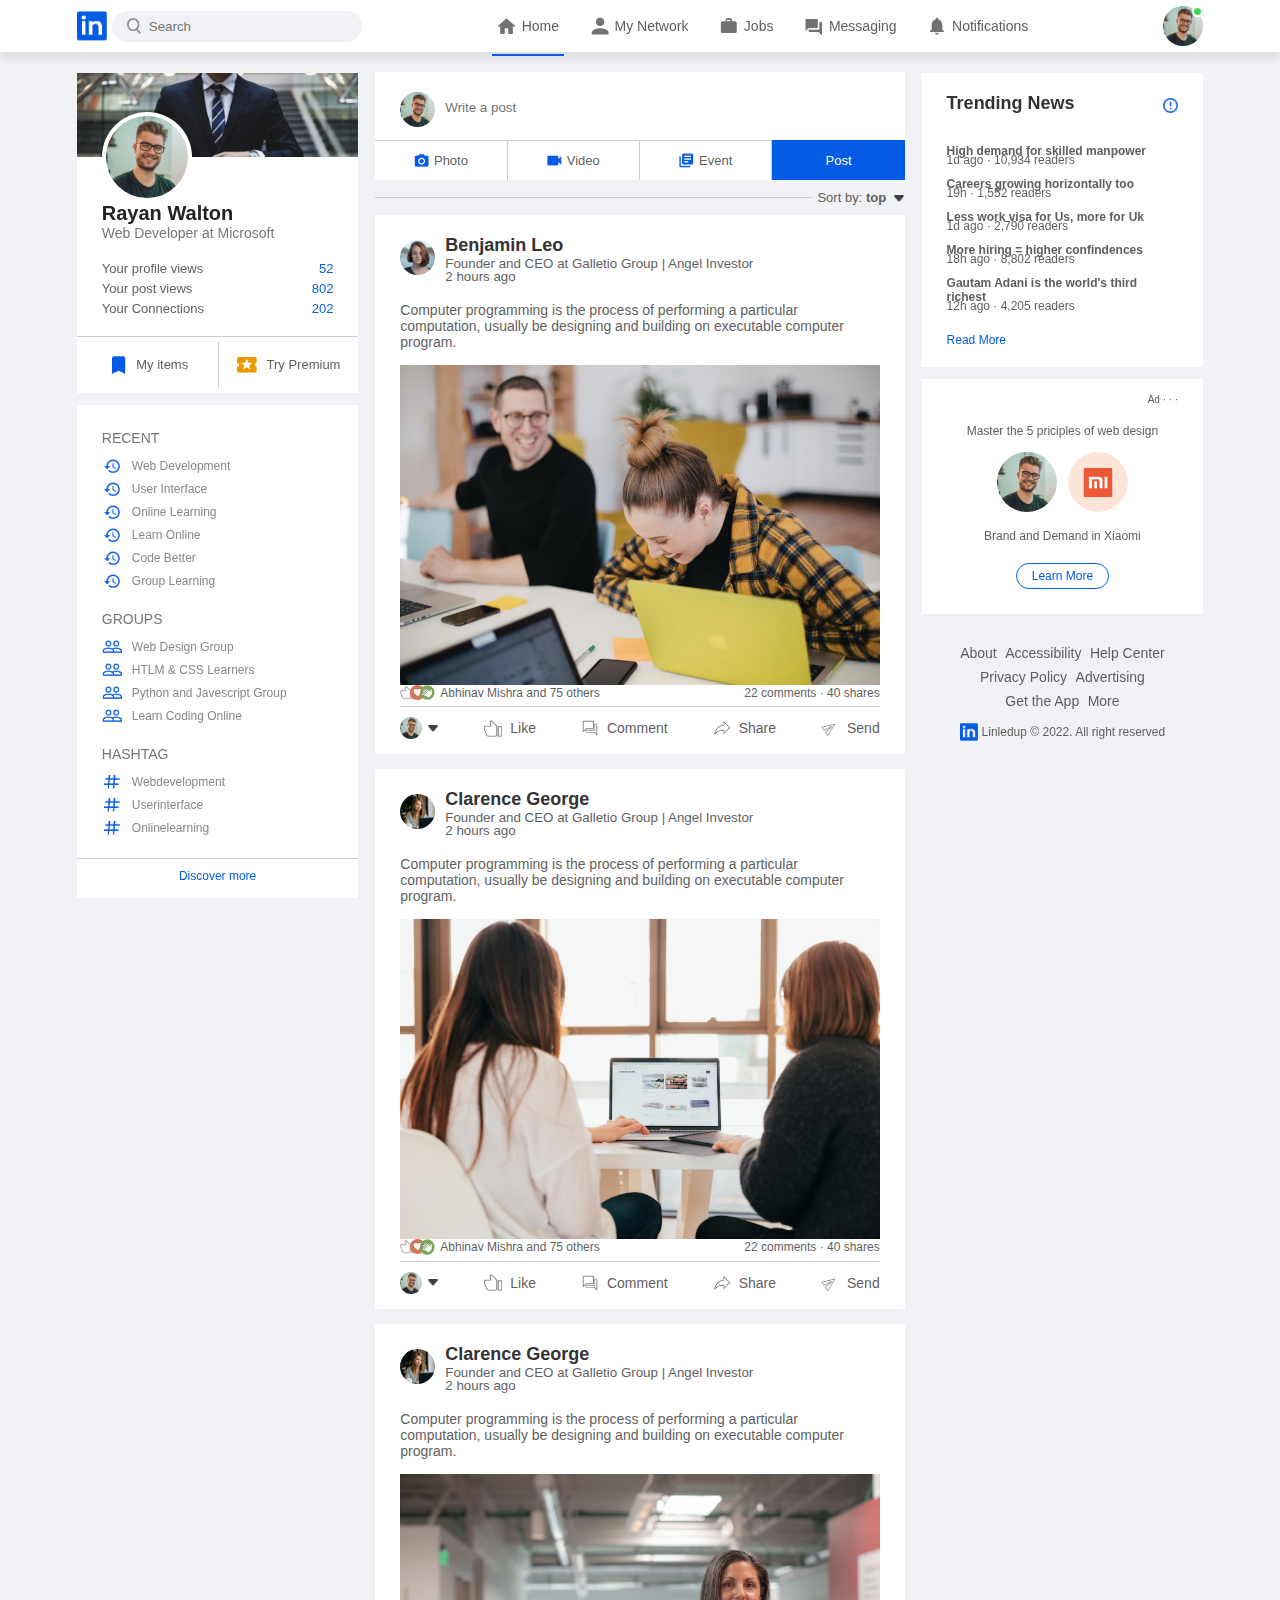
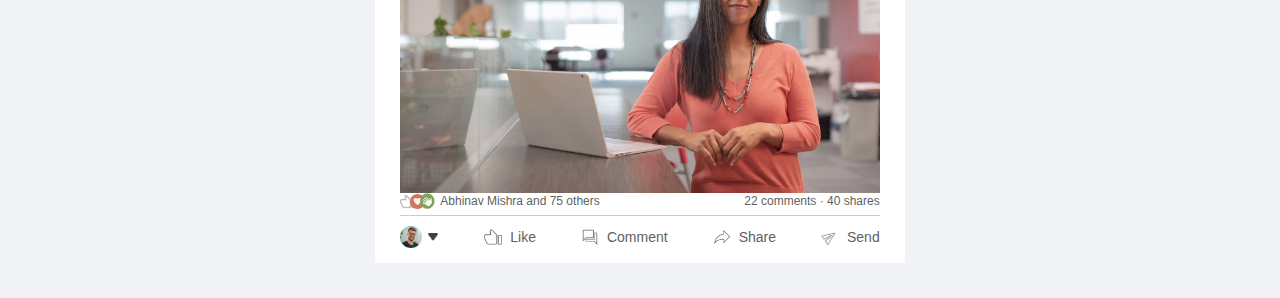
<file: index.html>
<html lang="en">
  <head>
    <meta charset="UTF-8" />
    <meta http-equiv="X-UA-Compatible" content="IE=edge" />
    <meta name="viewport" content="width=device-width, initial-scale=1.0" />
    <title>Social Media Website Design</title>
    <link rel="stylesheet" href="./style.css" />
  </head>
  <body>
    <!---------------- NAV START--------------->
    <nav class="navbar">
      <div class="navbar-left">
        <a href="index.html" class="logo"><img src="images/logo.png" /></a>

        <div class="search-box">
          <img src="images/search.png" />
          <input type="text" placeholder="Search" />
        </div>
      </div>
      <div class="navbar-center">
        <ul>
          <li>
            <a href="#" class="active-link"
              ><img src="images/home.png" /><span>Home</span></a
            >
          </li>
          <li>
            <a href="#"
              ><img src="images/network.png" /><span>My Network</span></a
            >
          </li>
          <li>
            <a href="#"><img src="images/jobs.png" /><span>Jobs</span></a>
          </li>
          <li>
            <a href="#"
              ><img src="images/message.png" /><span>Messaging</span></a
            >
          </li>
          <li>
            <a href="#"
              ><img src="images/notification.png" /><span
                >Notifications</span
              ></a
            >
          </li>
        </ul>
      </div>
      <div class="navbar-right">
        <div class="online">
          <img
            src="images/user-1.png"
            class="nav-profile-img"
            onclick="toggleMenu()"
          />
        </div>
      </div>

      <!-----------------Profile-Menu-dropdown-menu--------------->

      <div class="profile-menu-wrap" id="profileMenu">
        <div class="profile-menu">
          <div class="user-info">
            <img src="images/user-1.png" />
            <div>
              <h3>Rayon Walton</h3>
              <a href="profile.html">See your profile</a>
            </div>
          </div>
          <hr />
          <a href="#" class="profile-menu-link">
            <img src="images/feedback.png" />
            <p>Give Feedback</p>
            <span>></span>
          </a>
          <a href="#" class="profile-menu-link">
            <img src="images/setting.png" />
            <p>Sitting & Privacy</p>
            <span>></span>
          </a>
          <a href="#" class="profile-menu-link">
            <img src="images/help.png" />
            <p>Help & Support</p>
            <span>></span>
          </a>
          <a href="#" class="profile-menu-link">
            <img src="images/display.png" />
            <p>Display & Accessibility</p>
            <span>></span>
          </a>
          <a href="#" class="profile-menu-link">
            <img src="images/logout.png" />
            <p>Logout</p>
            <span>></span>
          </a>
        </div>
      </div>
    </nav>

    <!---------------- NAV CLOSE----------->

    <!---------------- CONTAINER----------->

    <div class="container">
      <!---------------- left-sidebar----------->
      <div class="left-sidebar">
        <div class="sidebar-profile-box">
          <img src="images/cover-pic.png" width="100%" />
          <div class="sidebar-profile-info">
            <img src="images/user-1.png" />
            <h1>Rayan Walton</h1>
            <h3>Web Developer at Microsoft</h3>
            <ul>
              <li>Your profile views <span>52</span></li>
              <li>Your post views <span>802</span></li>
              <li>Your Connections <span>202</span></li>
            </ul>
          </div>
          <div class="sidebar-profile-link">
            <a href="#"><img src="images/items.png" />My items</a>
            <a href="#"><img src="images/premium.png" />Try Premium</a>
          </div>
        </div>

        <div class="sidebar-activity" id="sidebarActivity">
          <h3>RECENT</h3>
          <a href="#"> <img src="images/recent.png" /> Web Development</a>
          <a href="#"> <img src="images/recent.png" /> User Interface</a>
          <a href="#"> <img src="images/recent.png" /> Online Learning</a>
          <a href="#"> <img src="images/recent.png" /> Learn Online</a>
          <a href="#"> <img src="images/recent.png" /> Code Better</a>
          <a href="#"> <img src="images/recent.png" /> Group Learning</a>
          <h3>GROUPS</h3>
          <a href="#"> <img src="images/group.png" /> Web Design Group</a>
          <a href="#"> <img src="images/group.png" /> HTLM & CSS Learners</a>
          <a href="#"
            ><img src="images/group.png" /> Python and Javescript Group</a
          >
          <a href="#"> <img src="images/group.png" /> Learn Coding Online</a>
          <h3>HASHTAG</h3>
          <a href="#"> <img src="images/hashtag.png" /> Webdevelopment</a>
          <a href="#"> <img src="images/hashtag.png" /> Userinterface</a>
          <a href="#"> <img src="images/hashtag.png" /> Onlinelearning</a>
          <div class="discover-more-link">
            <a href="#">Discover more</a>
          </div>
        </div>
        <p id="showMoreLink" onclick="toggleActivity()">Show more <b>+</b></p>
      </div>

      <!---------------- main-content----------->
      <div class="main-content">
        <div class="create-post">
          <div class="create-post-input">
            <img src="images/user-1.png" />
            <textarea rows="2" placeholder="Write a post"></textarea>
          </div>
          <div class="create-post-links">
            <li><img src="images/photo.png" />Photo</li>
            <li><img src="images/video.png" />Video</li>
            <li><img src="images/event.png" />Event</li>
            <li>Post</li>
          </div>
        </div>
        <div class="sort-by">
          <hr />
          <p>
            Sort by: <span>top <img src="images/down-arrow.png" /></span>
          </p>
        </div>

        <div class="post">
          <div class="post-author">
            <img src="images/user-3.png" />
            <div>
              <h1>Benjamin Leo</h1>
              <small>Founder and CEO at Galletio Group | Angel Investor</small>
              <small>2 hours ago</small>
            </div>
          </div>
          <p>
            Computer programming is the process of performing a particular
            computation, usually be designing and building on executable
            computer program.
          </p>
          <img src="images/post-image-1.png" width="100%" />

          <div class="post-stats">
            <div>
              <img src="images/thumbsup.png" />
              <img src="images/love.png" />
              <img src="images/clap.png" />
              <span class="liked-user">Abhinav Mishra and 75 others</span>
            </div>
            <div>
              <span>22 comments &middot; 40 shares</span>
            </div>
          </div>

          <div class="post-activity">
            <div>
              <img src="images/user-1.png" class="post-activity-user-icon" />
              <img
                src="images/down-arrow.png"
                class="post-activity-arrow-icon"
              />
            </div>
            <div class="post-activity-link">
              <img src="images/like.png" />
              <span>Like</span>
            </div>
            <div class="post-activity-link">
              <img src="images/comment.png" />
              <span>Comment</span>
            </div>
            <div class="post-activity-link">
              <img src="images/share.png" />
              <span>Share</span>
            </div>
            <div class="post-activity-link">
              <img src="images/send.png" />
              <span>Send</span>
            </div>
          </div>
        </div>

        <div class="post">
          <div class="post-author">
            <img src="images/user-4.png" />
            <div>
              <h1>Clarence George</h1>
              <small>Founder and CEO at Galletio Group | Angel Investor</small>
              <small>2 hours ago</small>
            </div>
          </div>
          <p>
            Computer programming is the process of performing a particular
            computation, usually be designing and building on executable
            computer program.
          </p>
          <img src="images/post-image-2.png" width="100%" />

          <div class="post-stats">
            <div>
              <img src="images/thumbsup.png" />
              <img src="images/love.png" />
              <img src="images/clap.png" />
              <span class="liked-user">Abhinav Mishra and 75 others</span>
            </div>
            <div>
              <span>22 comments &middot; 40 shares</span>
            </div>
          </div>

          <div class="post-activity">
            <div>
              <img src="images/user-1.png" class="post-activity-user-icon" />
              <img
                src="images/down-arrow.png"
                class="post-activity-arrow-icon"
              />
            </div>
            <div class="post-activity-link">
              <img src="images/like.png" />
              <span>Like</span>
            </div>
            <div class="post-activity-link">
              <img src="images/comment.png" />
              <span>Comment</span>
            </div>
            <div class="post-activity-link">
              <img src="images/share.png" />
              <span>Share</span>
            </div>
            <div class="post-activity-link">
              <img src="images/send.png" />
              <span>Send</span>
            </div>
          </div>
        </div>

        <div class="post">
          <div class="post-author">
            <img src="images/user-4.png" />
            <div>
              <h1>Clarence George</h1>
              <small>Founder and CEO at Galletio Group | Angel Investor</small>
              <small>2 hours ago</small>
            </div>
          </div>
          <p>
            Computer programming is the process of performing a particular
            computation, usually be designing and building on executable
            computer program.
          </p>
          <img src="images/post-image-3.png" width="100%" />

          <div class="post-stats">
            <div>
              <img src="images/thumbsup.png" />
              <img src="images/love.png" />
              <img src="images/clap.png" />
              <span class="liked-user">Abhinav Mishra and 75 others</span>
            </div>
            <div>
              <span>22 comments &middot; 40 shares</span>
            </div>
          </div>

          <div class="post-activity">
            <div>
              <img src="images/user-1.png" class="post-activity-user-icon" />
              <img
                src="images/down-arrow.png"
                class="post-activity-arrow-icon"
              />
            </div>
            <div class="post-activity-link">
              <img src="images/like.png" />
              <span>Like</span>
            </div>
            <div class="post-activity-link">
              <img src="images/comment.png" />
              <span>Comment</span>
            </div>
            <div class="post-activity-link">
              <img src="images/share.png" />
              <span>Share</span>
            </div>
            <div class="post-activity-link">
              <img src="images/send.png" />
              <span>Send</span>
            </div>
          </div>
        </div>
      </div>

      <!---------------- right-sidebar----------->
      <div class="right-sidebar">
        <div class="sidebar-news">
          <img src="images/more.png" class="info-icon" />
          <h3>Trending News</h3>
          <a href="#">High demand for skilled manpower</a>
          <span>1d ago &middot; 10,934 readers</span>

          <a href="#">Careers growing horizontally too</a>
          <span>19h &middot; 1,552 readers</span>

          <a href="#">Less work visa for Us, more for Uk</a>
          <span>1d ago &middot; 2,790 readers</span>

          <a href="#">More hiring = higher confindences</a>
          <span>18h ago &middot; 8,802 readers</span>

          <a href="#">Gautam Adani is the world's third richest</a>
          <span>12h ago &middot; 4,205 readers</span>

          <a href="#" class="read-more-link">Read More</a>
        </div>

        <div class="sidebar-ad">
          <small>Ad &middot; &middot; &middot;</small>
          <p>Master the 5 priciples of web design</p>
          <div>
            <img src="images/user-1.png" />
            <img src="images/mi-logo.png" />
          </div>
          <b>Brand and Demand in Xiaomi</b>
          <a href="#" class="ad-link">Learn More</a>
        </div>
        <div class="sidebar-useful-links">
          <a href="#">About</a>
          <a href="#">Accessibility</a>
          <a href="#">Help Center</a>
          <a href="#">Privacy Policy</a>
          <a href="#">Advertising</a>
          <a href="#">Get the App</a>
          <a href="#">More</a>

          <div class="copyright-msg">
            <img src="images/logo.png" />
            <p>Linledup &#169; 2022. All right reserved</p>
          </div>
        </div>
      </div>
    </div>

    <script>
      let profileMenu = document.getElementById("profileMenu");

      function toggleMenu() {
        profileMenu.classList.toggle("open-menu");
      }
    </script>

    <script>
      let sidebActivity = document.getElementById("sidebarActivity");
      let moreLink = document.getElementById("showMoreLink");

      function toggleActivity() {
        sidebActivity.classList.toggle("open-activity");
        if (sidebActivity.classList.contains("open-activity")) {
          moreLink.innerHTML = "show less <b>-</b>";
        } else {
          moreLink.innerHTML = "show more <b>+</b>";
        }
      }
    </script>
  </body>
</html>
</file>
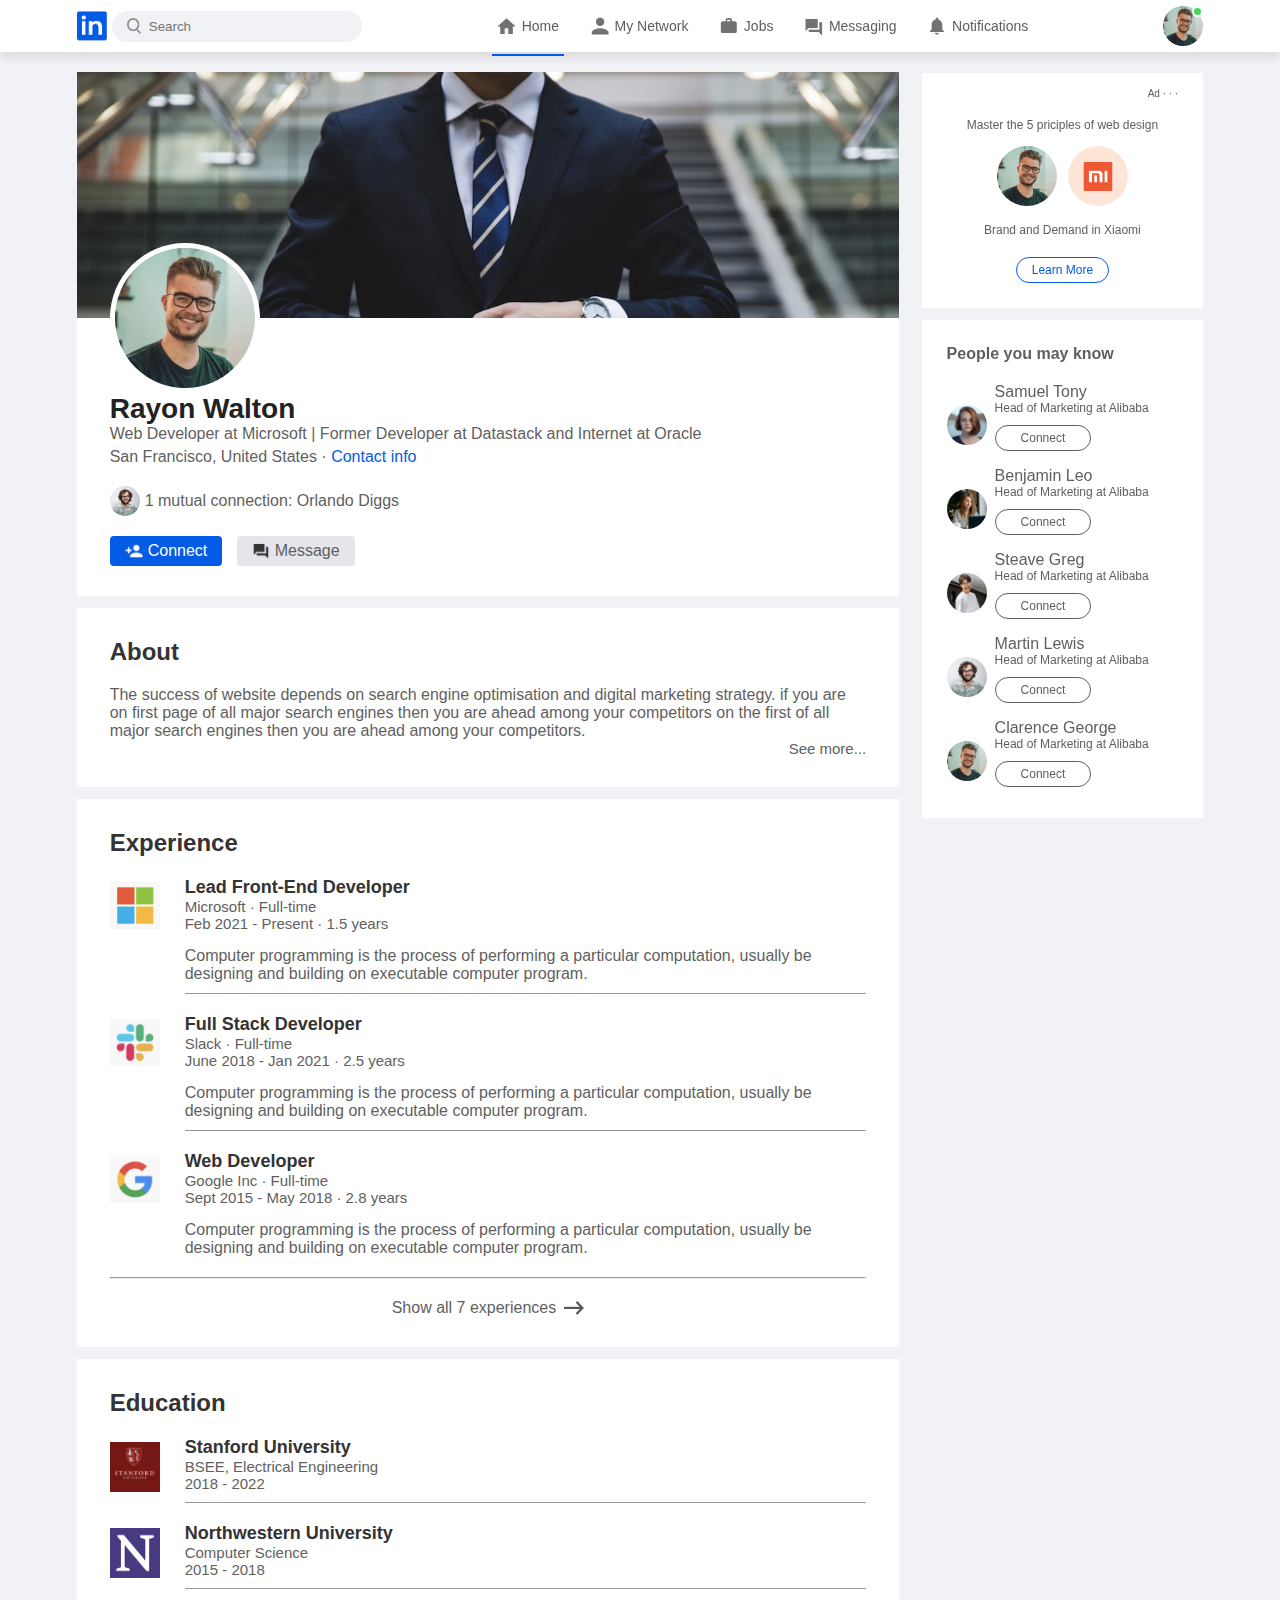
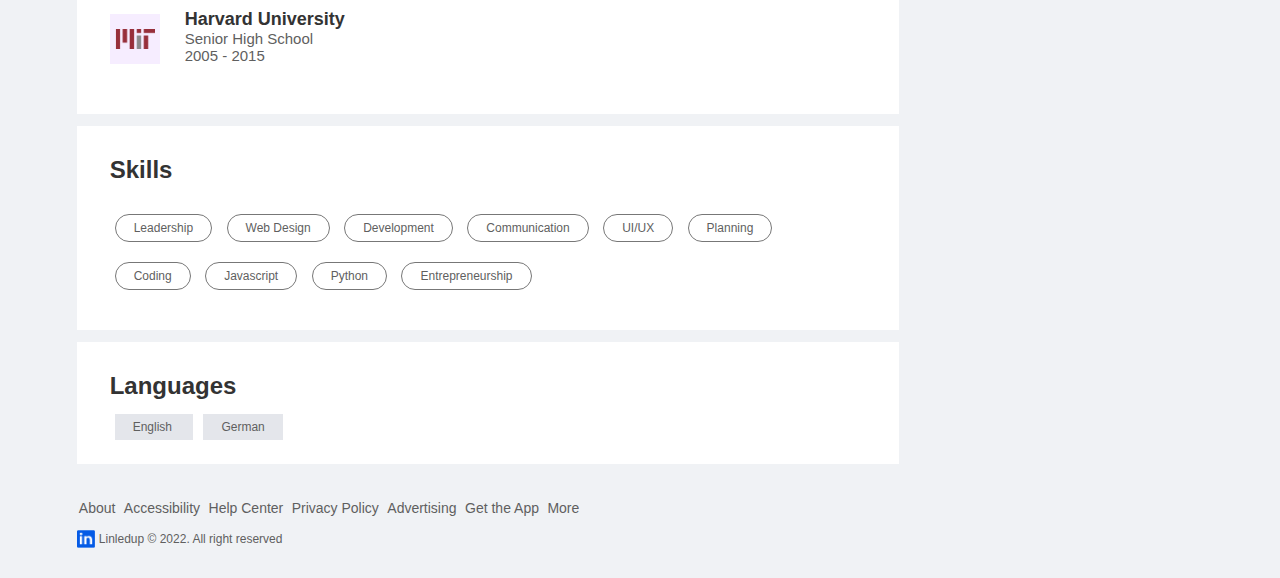
<file: profile.html>
<html lang="en">
  <head>
    <meta charset="UTF-8" />
    <meta http-equiv="X-UA-Compatible" content="IE=edge" />
    <meta name="viewport" content="width=device-width, initial-scale=1.0" />
    <title>Social Media Website Design</title>
    <link rel="stylesheet" href="./style.css" />
  </head>
  <body>
    <!---------------- NAV START--------------->
    <nav class="navbar">
      <div class="navbar-left">
        <a href="index.html" class="logo"><img src="images/logo.png" /></a>

        <div class="search-box">
          <img src="images/search.png" />
          <input type="text" placeholder="Search" />
        </div>
      </div>
      <div class="navbar-center">
        <ul>
          <li>
            <a href="#" class="active-link"
              ><img src="images/home.png" /><span>Home</span></a
            >
          </li>
          <li>
            <a href="#"
              ><img src="images/network.png" /><span>My Network</span></a
            >
          </li>
          <li>
            <a href="#"><img src="images/jobs.png" /><span>Jobs</span></a>
          </li>
          <li>
            <a href="#"
              ><img src="images/message.png" /><span>Messaging</span></a
            >
          </li>
          <li>
            <a href="#"
              ><img src="images/notification.png" /><span
                >Notifications</span
              ></a
            >
          </li>
        </ul>
      </div>
      <div class="navbar-right">
        <div class="online">
          <img
            src="images/user-1.png"
            class="nav-profile-img"
            onclick="toggleMenu()"
          />
        </div>
      </div>

      <!-----------------Profile-Menu-dropdown-menu--------------->

      <div class="profile-menu-wrap" id="profileMenu">
        <div class="profile-menu">
          <div class="user-info">
            <img src="images/user-1.png" />
            <div>
              <h3>Rayon Walton</h3>
              <a href="profile.html">See your profile</a>
            </div>
          </div>
          <hr />
          <a href="#" class="profile-menu-link">
            <img src="images/feedback.png" />
            <p>Give Feedback</p>
            <span>></span>
          </a>
          <a href="#" class="profile-menu-link">
            <img src="images/setting.png" />
            <p>Sitting & Privacy</p>
            <span>></span>
          </a>
          <a href="#" class="profile-menu-link">
            <img src="images/help.png" />
            <p>Help & Support</p>
            <span>></span>
          </a>
          <a href="#" class="profile-menu-link">
            <img src="images/display.png" />
            <p>Display & Accessibility</p>
            <span>></span>
          </a>
          <a href="#" class="profile-menu-link">
            <img src="images/logout.png" />
            <p>Logout</p>
            <span>></span>
          </a>
        </div>
      </div>
    </nav>

    <!---------------- NAV CLOSE----------->

    <div class="container">
      <div class="profile-main">
        <div class="profile-container">
          <img src="images/cover-pic.png" width="100%" />
          <div class="profile-container-inner">
            <img src="images/user-1.png" class="profile-pic" />
            <h1>Rayon Walton</h1>
            <b
              >Web Developer at Microsoft | Former Developer at Datastack and
              Internet at Oracle
            </b>
            <p>
              San Francisco, United States &middot; <a href="#">Contact info</a>
            </p>
            <div class="mutual-connection">
              <img src="images/user-2.png" />
              <span> 1 mutual connection: Orlando Diggs</span>
            </div>
            <div class="profile-btn">
              <a href="#" class="primary-btn"
                ><img src="images/connect.png" />Connect</a
              >
              <a href="#"><img src="images/chat.png" />Message</a>
            </div>
          </div>
        </div>

        <div class="profile-description">
          <h2>About</h2>
          <p>
            The success of website depends on search engine optimisation and
            digital marketing strategy. if you are on first page of all major
            search engines then you are ahead among your competitors on the
            first of all major search engines then you are ahead among your
            competitors.
          </p>
          <a href="#" class="see-more-link">See more...</a>
        </div>

        <div class="profile-description">
          <h2>Experience</h2>
          <div class="profile-desc-row">
            <img src="images/microsoft.png" />
            <div>
              <h3>Lead Front-End Developer</h3>
              <b>Microsoft &middot; Full-time</b>
              <b>Feb 2021 - Present &middot; 1.5 years</b>
              <p>
                Computer programming is the process of performing a particular
                computation, usually be designing and building on executable
                computer program.
              </p>
              <hr />
            </div>
          </div>

          <div class="profile-desc-row">
            <img src="images/slack.png" />
            <div>
              <h3>Full Stack Developer</h3>
              <b>Slack &middot; Full-time</b>
              <b>June 2018 - Jan 2021 &middot; 2.5 years</b>
              <p>
                Computer programming is the process of performing a particular
                computation, usually be designing and building on executable
                computer program.
              </p>
              <hr />
            </div>
          </div>

          <div class="profile-desc-row">
            <img src="images/google.png" />
            <div>
              <h3>Web Developer</h3>
              <b>Google Inc &middot; Full-time</b>
              <b>Sept 2015 - May 2018 &middot; 2.8 years</b>
              <p>
                Computer programming is the process of performing a particular
                computation, usually be designing and building on executable
                computer program.
              </p>
            </div>
          </div>
          <hr />
          <a href="#" class="experience-link"
            >Show all 7 experiences <img src="images/right-arrow.png"
          /></a>
        </div>

        <div class="profile-description">
          <h2>Education</h2>
          <div class="profile-desc-row">
            <img src="images/stanford.png" />
            <div>
              <h3>Stanford University</h3>
              <b>BSEE, Electrical Engineering</b>
              <b>2018 - 2022</b>
              <hr />
            </div>
          </div>

          <div class="profile-desc-row">
            <img src="images/north.png" />
            <div>
              <h3>Northwestern University</h3>
              <b>Computer Science</b>
              <b>2015 - 2018</b>
              <hr />
            </div>
          </div>

          <div class="profile-desc-row">
            <img src="images/mit.png" />
            <div>
              <h3>Harvard University</h3>
              <b>Senior High School</b>
              <b>2005 - 2015</b>
            </div>
          </div>
        </div>

        <div class="profile-description">
          <h2>Skills</h2>
          <a href="#" class="skills-btn">Leadership</a>
          <a href="#" class="skills-btn">Web Design</a>
          <a href="#" class="skills-btn">Development</a>
          <a href="#" class="skills-btn">Communication</a>
          <a href="#" class="skills-btn">UI/UX</a>
          <a href="#" class="skills-btn">Planning</a>
          <a href="#" class="skills-btn">Coding</a>
          <a href="#" class="skills-btn">Javascript</a>
          <a href="#" class="skills-btn">Python</a>
          <a href="#" class="skills-btn">Entrepreneurship </a>
        </div>
        <div class="profile-description">
          <h2>Languages</h2>
          <a href="#" class="language-btn">English </a>
          <a href="#" class="language-btn">German </a>
        </div>
      </div>

      <!-------------profile-sidebar----------------->
      <div class="profile-sidebar">
        <div class="sidebar-ad">
          <small>Ad &middot; &middot; &middot;</small>
          <p>Master the 5 priciples of web design</p>
          <div>
            <img src="images/user-1.png" />
            <img src="images/mi-logo.png" />
          </div>
          <b>Brand and Demand in Xiaomi</b>
          <a href="#" class="ad-link">Learn More</a>
        </div>
        <div class="sidebar-people">
          <h3>People you may know</h3>
          <div class="sidebar-people-row">
            <img src="images/user-3.png" />
            <div>
              <h2>Samuel Tony</h2>
              <p>Head of Marketing at Alibaba</p>
              <a href="#">Connect</a>
            </div>
          </div>

          <div class="sidebar-people-row">
            <img src="images/user-4.png" />
            <div>
              <h2>Benjamin Leo</h2>
              <p>Head of Marketing at Alibaba</p>
              <a href="#">Connect</a>
            </div>
          </div>

          <div class="sidebar-people-row">
            <img src="images/user-5.png" />
            <div>
              <h2>Steave Greg</h2>
              <p>Head of Marketing at Alibaba</p>
              <a href="#">Connect</a>
            </div>
          </div>

          <div class="sidebar-people-row">
            <img src="images/user-2.png" />
            <div>
              <h2>Martin Lewis</h2>
              <p>Head of Marketing at Alibaba</p>
              <a href="#">Connect</a>
            </div>
          </div>

          <div class="sidebar-people-row">
            <img src="images/user-1.png" />
            <div>
              <h2>Clarence George</h2>
              <p>Head of Marketing at Alibaba</p>
              <a href="#">Connect</a>
            </div>
          </div>
        </div>
      </div>
    </div>

    <div class="profile-footer">
      <div class="sidebar-useful-links">
        <a href="#">About</a>
        <a href="#">Accessibility</a>
        <a href="#">Help Center</a>
        <a href="#">Privacy Policy</a>
        <a href="#">Advertising</a>
        <a href="#">Get the App</a>
        <a href="#">More</a>

        <div class="copyright-msg">
          <img src="images/logo.png" />
          <p>Linledup &#169; 2022. All right reserved</p>
        </div>
      </div>
    </div>

    <script>
      let profileMenu = document.getElementById("profileMenu");

      function toggleMenu() {
        profileMenu.classList.toggle("open-menu");
      }
    </script>
  </body>
</html>
</file>
<file: style.css>
* {
  margin: 0;
  padding: 0;
  font-family: "poppins", sans-serif;
  box-sizing: border-box;
}

body {
  background: #f0f2f5;
  color: #5f5f5f;
}

a {
  text-decoration: none;
  color: #5f5f5f;
}

/* ------------ Nav bar ------------START--------- */

.navbar {
  display: flex;
  align-items: center;
  justify-content: space-between;
  background: hsl(0, 0%, 100%);
  padding: 6px 6%;
  position: sticky;
  top: 0;
  z-index: 100;
  box-shadow: 0 5px 10px rgba(0, 0, 0, 0.1);
}

.logo img {
  width: 30px;
  margin-right: 5px;
  display: block;
}

.navbar-center ul li {
  display: inline-block;
  list-style: none;
}

.navbar-center ul li a {
  display: flex;
  align-items: center;
  font-size: 14px;
  margin: 5px 8px;
  padding-right: 5px;
  position: relative;
}

.navbar-center ul li a img {
  width: 30px;
}

.navbar-center ul li a::after {
  content: "";
  width: 0%;
  height: 2px;
  background: #045be6;
  position: absolute;
  bottom: -15px;
  transition: width 0.3s;
}

.navbar-center ul li a:hover::after,
.navbar-center ul li a.active-link::after {
  width: 100%;
}

.nav-profile-img {
  width: 40px;
  border-radius: 50%;
  display: block;
  cursor: pointer;
  position: relative;
}

.online {
  position: relative;
}

.online::after {
  content: "";
  width: 7px;
  height: 7px;
  border: 2px solid #fff;
  border-radius: 50%;
  right: 0px;
  top: 0px;
  background: #41db51;
  position: absolute;
}

.search-box {
  background: #f0f2f5;
  width: 250px;
  border-radius: 20px;
  display: flex;
  align-items: center;
  padding: 0 15px;
}

.navbar-left {
  display: flex;
  align-items: center;
}

.search-box img {
  width: 14px;
}

.search-box input {
  width: 100%;
  background: transparent;
  padding: 8px;
  outline: none;
  border: 0;
}

/* ------------ Nav bar ------------END--------- */

/* ------------ CONTAINER ------------START--------- */

.container {
  padding: 20px 6%;
  display: flex;
  flex-wrap: wrap;
  justify-content: space-between;
}

/* ------------ LEFT-SIDEBAR ------------START--------- */

.left-sidebar {
  flex-basis: 25%;
  align-self: flex-start;
  position: sticky;
  top: 73px;
}

.sidebar-profile-box {
  background: #fff;
}

.sidebar-profile-info {
  padding: 0 25px;
}

.sidebar-profile-info img {
  width: 90px;
  border-radius: 50%;
  background: #fff;
  padding: 4px;
  margin-top: -45px;
}

.sidebar-profile-info h1 {
  font-size: 20px;
  font-weight: 600;
  color: #222;
}

.sidebar-profile-info h3 {
  font-size: 14px;
  font-weight: 500;
  color: #777;
}

.sidebar-profile-info ul {
  list-style: none;
  margin: 20px 0;
}

.sidebar-profile-info ul li {
  width: 100%;
  margin: 5px 0;
  font-size: 13px;
}

.sidebar-profile-info ul li span {
  float: right;
  color: #045be6;
}

.sidebar-profile-link {
  display: flex;
  align-items: center;
  border-top: 1px solid #ccc;
}

.sidebar-profile-link a {
  display: flex;
  flex-basis: 50%;
  align-items: center;
  justify-content: center;
  padding: 15px 0;
  font-size: 13px;
  border-left: 1px solid #ccc;
}

.sidebar-profile-link a:first-child {
  border-left: 0;
}

.sidebar-profile-link a img {
  width: 20px;
  margin-right: 10px;
}

.sidebar-activity {
  background: #fff;
  padding: 5px 25px;
  margin: 12px 0;
}

.sidebar-activity h3 {
  color: #777;
  font-size: 14px;
  font-weight: 500;
  margin: 20px 0 10px;
}

.sidebar-activity a {
  display: flex;
  align-items: center;
  font-size: 12px;
  font-weight: 500;
  color: #888;
  margin: 3px 0;
}

.sidebar-activity a img {
  width: 20px;
  margin-right: 10px;
}

.discover-more-link {
  border-top: 1px solid #ccc;
  text-align: center;
  margin-top: 20px;
  margin-left: -25px;
  margin-right: -25px;
}

.discover-more-link a {
  color: #045be6;
  display: inline-block;
  margin: 10px 0;
}

/* ------------ RIGHT- SIDEBAR ------------START--------- */

.right-sidebar {
  flex-basis: 25%;
  align-self: flex-start;
  position: sticky;
  top: 73px;
}

.sidebar-news {
  background: #fff;
  padding: 10px 25px;
}

.info-icon {
  width: 15px;
  float: right;
  margin-top: 15px;
}

.sidebar-news h3 {
  font-size: 18px;
  font-weight: 600;
  color: #333;
  margin: 10px 0 30px;
}

.sidebar-news a {
  display: block;
  font-size: 12px;
  font-weight: 600;
  margin-top: 10px;
  margin-bottom: -5px;
}

.sidebar-news span {
  font-size: 12px;
}

.sidebar-news .read-more-link {
  color: #045be6;
  font-weight: 500;
  margin: 20px 0 10px;
}

.sidebar-ad {
  background: #fff;
  padding: 15px 25px;
  text-align: center;
  margin: 12px 0;
  font-size: 12px;
}

.sidebar-ad img {
  width: 60px;
  border-radius: 50%;
  margin: 4px;
}

.sidebar-ad small {
  float: right;
  font-weight: 500;
}

.sidebar-ad p {
  margin-top: 30px;
  margin-bottom: 10px;
}

.sidebar-ad b {
  display: block;
  font-weight: 500;
  margin-top: 10px;
}

.ad-link {
  display: inline-block;
  border: 1px solid #045be6;
  border-radius: 30px;
  padding: 5px 15px;
  color: #045be6;
  font-weight: 500;
  margin: 20px auto 10px;
}

.sidebar-useful-links {
  padding: 15px 25px;
  text-align: center;
}

.sidebar-useful-links a {
  display: inline-block;
  font-size: 14px;
  margin: 4px 2px;
}

.copyright-msg {
  display: flex;
  align-items: center;
  justify-content: center;
  font-size: 12px;
  margin-top: 10px;
  font-weight: 500;
}

.copyright-msg img {
  width: 18px;
  margin-right: 4px;
}

/* ------------ MAIN CONTENT ------------START--------- */

.main-content {
  flex-basis: 47%;
}

.create-post {
  background: #fff;
}

.create-post-input {
  padding: 20px 25px 10px;
  display: flex;
  align-items: flex-start;
}

.create-post-input img {
  width: 35px;
  border-radius: 50%;
  margin-right: 10px;
}

.create-post-input textarea {
  width: 100%;
  border: 0;
  outline: 0;
  resize: none;
  background: transparent;
  margin-top: 8px;
}

::placeholder {
  font-weight: 500;
}

.create-post-links {
  display: flex;
  align-items: flex-start;
}

.create-post-links li {
  list-style: none;
  border-top: 1px solid #ccc;
  border-right: 1px solid #ccc;
  flex-basis: 25%;
  height: 40px;
  font-size: 13px;
  display: flex;
  align-items: center;
  justify-content: center;
  cursor: pointer;
}

.create-post-links img {
  width: 15px;
  margin-right: 5px;
}

.create-post-links li:last-child {
  background: #045be6;
  color: #fff;
  border-top: 0;
  border-right: 0;
}

.sort-by {
  display: flex;
  align-items: center;
  margin: 10px 0;
}

.sort-by hr {
  flex: 1;
  border: 0;
  height: 1px;
  background: #ccc;
}

.sort-by p {
  font-size: 13px;
  padding-left: 5px;
}

.sort-by p span {
  font-weight: 600;
  cursor: pointer;
}

.sort-by p span img {
  width: 12px;
  margin-left: 3px;
}

.post {
  background: #fff;
  padding: 20px 25px 5px;
  margin: 5px 0 15px;
}

.post-author {
  display: flex;
  align-items: flex-start;
  margin-bottom: 20px;
}

.post-author img {
  width: 35px;
  border-radius: 50%;
  margin-right: 10px;
  margin-top: 5px;
}

.post-author h1 {
  font-size: 18px;
  font-weight: 600;
  color: #333;
}

.post-author small {
  display: block;
  margin-bottom: -2px;
}

.post p {
  font-size: 14px;
  margin-bottom: 15px;
}

.post-stats {
  display: flex;
  flex-wrap: wrap;
  align-items: center;
  justify-content: space-between;
  font-size: 12px;
  border-bottom: 1px solid #ccc;
  padding-bottom: 6px;
}

.post-stats div {
  display: flex;
  align-items: center;
}

.post-stats img {
  width: 15px;
  margin-right: -5px;
}

.liked-user {
  margin-left: 10px;
}

.post-activity {
  display: flex;
  align-items: center;
  justify-content: space-between;
  padding: 10px 0;
  font-size: 14px;
  font-weight: 500;
}

.post-activity div {
  display: flex;
  align-items: center;
}

.post-activity-user-icon {
  width: 22px;
  border-radius: 50%;
}

.post-activity-arrow-icon {
  width: 12px;
  margin-left: 5px;
}

.post-activity-link img {
  width: 18px;
  margin-right: 8px;
}

/* -----------profile-menu-dropdown---------- */

.profile-menu-wrap {
  position: absolute;
  top: 100%;
  right: 5%;
  width: 320px;
  max-height: 0;
  overflow: hidden;
  transition: max-height 0.5s;
}

.profile-menu-wrap.open-menu {
  max-height: 400px;
}

.profile-menu {
  background: #222;
  color: #fff;
  padding: 20px;
  margin: 10px;
}

.user-info {
  display: flex;
  align-items: center;
}

.user-info img {
  width: 50px;
  border-radius: 50%;
  margin-right: 15px;
}

.user-info h3 {
  font-weight: 500;
  margin-bottom: -7px;
}

.user-info a {
  color: #c9dbf8;
  font-size: 13px;
}

.profile-menu hr {
  border: 0;
  height: 1px;
  width: 100%;
  background: #fff;
  margin: 15px 0 10px;
}

.profile-menu-link {
  display: flex;
  align-items: center;
  color: #fff;
  margin: 12px 0;
  font-size: 14px;
}

.profile-menu-link p {
  width: 100%;
}

.profile-menu-link img {
  width: 35px;
  border-radius: 50%;
  margin-right: 15px;
}

/* ---------------------profile-page--------------- */
.profile-main {
  flex-basis: 73%;
}

.profile-sidebar {
  flex-basis: 25%;
  align-self: flex-start;
  position: sticky;
  top: 73px;
}

.profile-container {
  background: #fff;
}

.profile-container-inner {
  padding: 0 4% 10px;
}

.profile-pic {
  width: 150px;
  border-radius: 50%;
  margin-top: -75px;
  padding: 5px;
  background: #fff;
}

.profile-container h1 {
  font-size: 28px;
  font-weight: 600;
  color: #222;
}

.profile-container b {
  font-weight: 500;
}

.profile-container p {
  margin-top: 5px;
}

.profile-container p a {
  color: #045be6;
  font-weight: 500;
}

.mutual-connection {
  display: flex;
  align-items: center;
  margin: 20px 0;
}

.mutual-connection img {
  width: 30px;
  border-radius: 50%;
  margin-right: 5px;
}

.profile-btn {
  margin: 20px 0;
}

.profile-btn a {
  display: inline-flex;
  align-items: center;
  background: #e4e6eb;
  padding: 6px 15px;
  border-radius: 4px;
  margin-right: 10px;
}

.profile-btn a img {
  width: 18px;
  margin-right: 5px;
}

.profile-btn .primary-btn {
  background: #045be6;
  color: #fff;
}

.profile-description {
  background: #fff;
  padding: 20px 4% 30px;
  margin: 12px 0;
}

.profile-description h2 {
  color: #333;
  margin: 10px 0 20px;
  font-weight: 600;
}

.see-more-link {
  display: block;
  text-align: right;
  font-size: 15px;
}

.profile-desc-row {
  display: flex;
  align-items: flex-start;
  margin: 20px 0;
}

.profile-desc-row img {
  width: 50px;
  margin-right: 25px;
  margin-top: 5px;
}

.profile-desc-row div {
  width: 100%;
}

.profile-desc-row h3 {
  font-size: 18px;
  font-weight: 600;
  color: #333;
}

.profile-desc-row b {
  display: block;
  font-weight: 500;
  font-size: 15px;
}

.profile-desc-row p {
  margin-top: 15px;
}

.profile-desc-row hr {
  border: 0;
  border-bottom: 1px solid #999;
  margin-top: 10px;
}

.experience-link {
  display: flex;
  align-items: center;
  justify-content: center;
  padding-top: 20px;
  font-weight: 500;
}

.experience-link img {
  width: 20px;
  margin-left: 8px;
}

.skills-btn {
  display: inline-block;
  margin: 10px 5px;
  padding: 6px 18px;
  border: 1px solid #777;
  border-radius: 30px;
  font-size: 12px;
  font-weight: 500;
}

.language-btn {
  display: inline;
  margin: 10px 5px;
  padding: 6px 18px;
  background: #e4e6eb;
  font-size: 12px;
  font-weight: 500;
}

/* ---------------profile-right-sidebar----------- */

.profile-sidebar .sidebar-ad {
  margin: 0;
}

.sidebar-people {
  background: #fff;
  padding: 15px 25px;
  margin: 12px 0;
  font-size: 12px;
}

.sidebar-people h3 {
  font-size: 16px;
  font-weight: 600;
  margin: 10px 0 20px;
}

.sidebar-people-row {
  display: flex;
  align-items: center;
  margin: 6px 0;
}

.sidebar-people-row img {
  width: 40px;
  border-radius: 50%;
  margin-right: 8px;
  margin-top: 5px;
}

.sidebar-people-row h2 {
  font-weight: 500;
  font-size: 16px;
}

.sidebar-people-row a {
  display: inline-block;
  margin: 10px 0;
  padding: 5px 25px;
  border: 1px solid #5f5f5f;
  border-radius: 30px;
  font-weight: 500;
}

.profile-footer {
  padding: 0 6% 30px;
}

.profile-footer .sidebar-useful-links {
  text-align: left;
  padding: 0;
}

.profile-footer .copyright-msg {
  justify-content: flex-start;
}

#showMoreLink {
  display: none;
}

/* -------------media-query-for-small-screen----------------- */

@media only screen and (max-width: 600px) {
  .search-box {
    background: transparent;
    width: auto;
    padding: 0;
  }

  .search-box input {
    width: 0;
    padding: 0;
  }

  .navbar-center ul li a span {
    display: none;
  }

  .navbar-center ul li a {
    padding-right: 0;
    margin: 5px;
  }

  .nav-profile-img {
    width: 30px;
  }

  .container {
    padding: 15px 3%;
  }

  .left-sidebar,
  .right-sidebar {
    flex-basis: 100%;
    position: relative;
    top: unset;
  }

  .main-content {
    flex-basis: 100%;
  }

  .post-stats div {
    padding: 2px 0;
  }

  .post-activity-link span {
    display: none;
  }
  .post-activity-link img {
    margin-right: 0;
  }

  .profile-main,
  .profile-sidebar {
    flex-basis: 100%;
  }

  .profile-container {
    font-size: 14px;
  }

  .profile-pic {
    width: 100px;
    margin-top: -50px;
  }

  .profile-description {
    font-size: 14px;
  }

  #showMoreLink {
    display: block;
    width: fit-content;
    margin: 10px auto;
    font-size: 14px;
    cursor: pointer;
  }

  .sidebar-activity {
    display: none;
  }

  .sidebar-activity.open-activity {
    display: block;
  }
}
</file>
